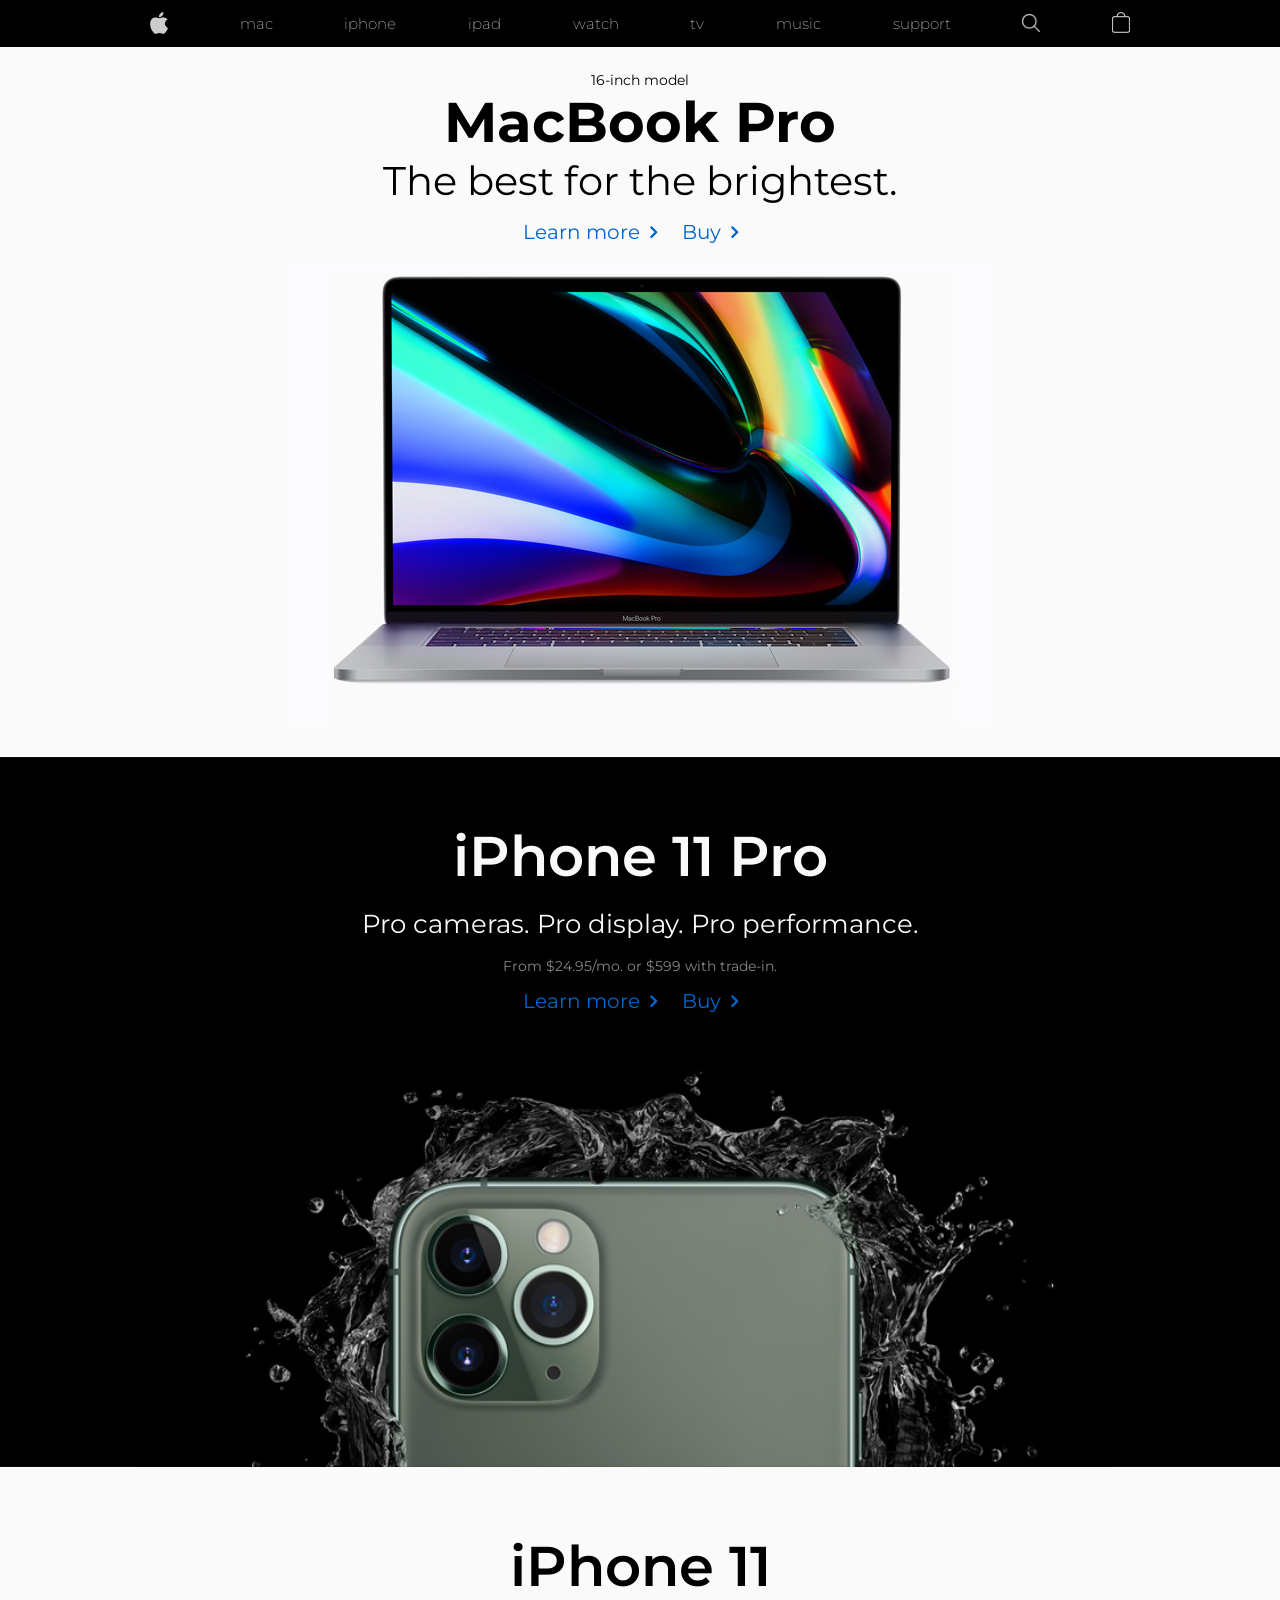
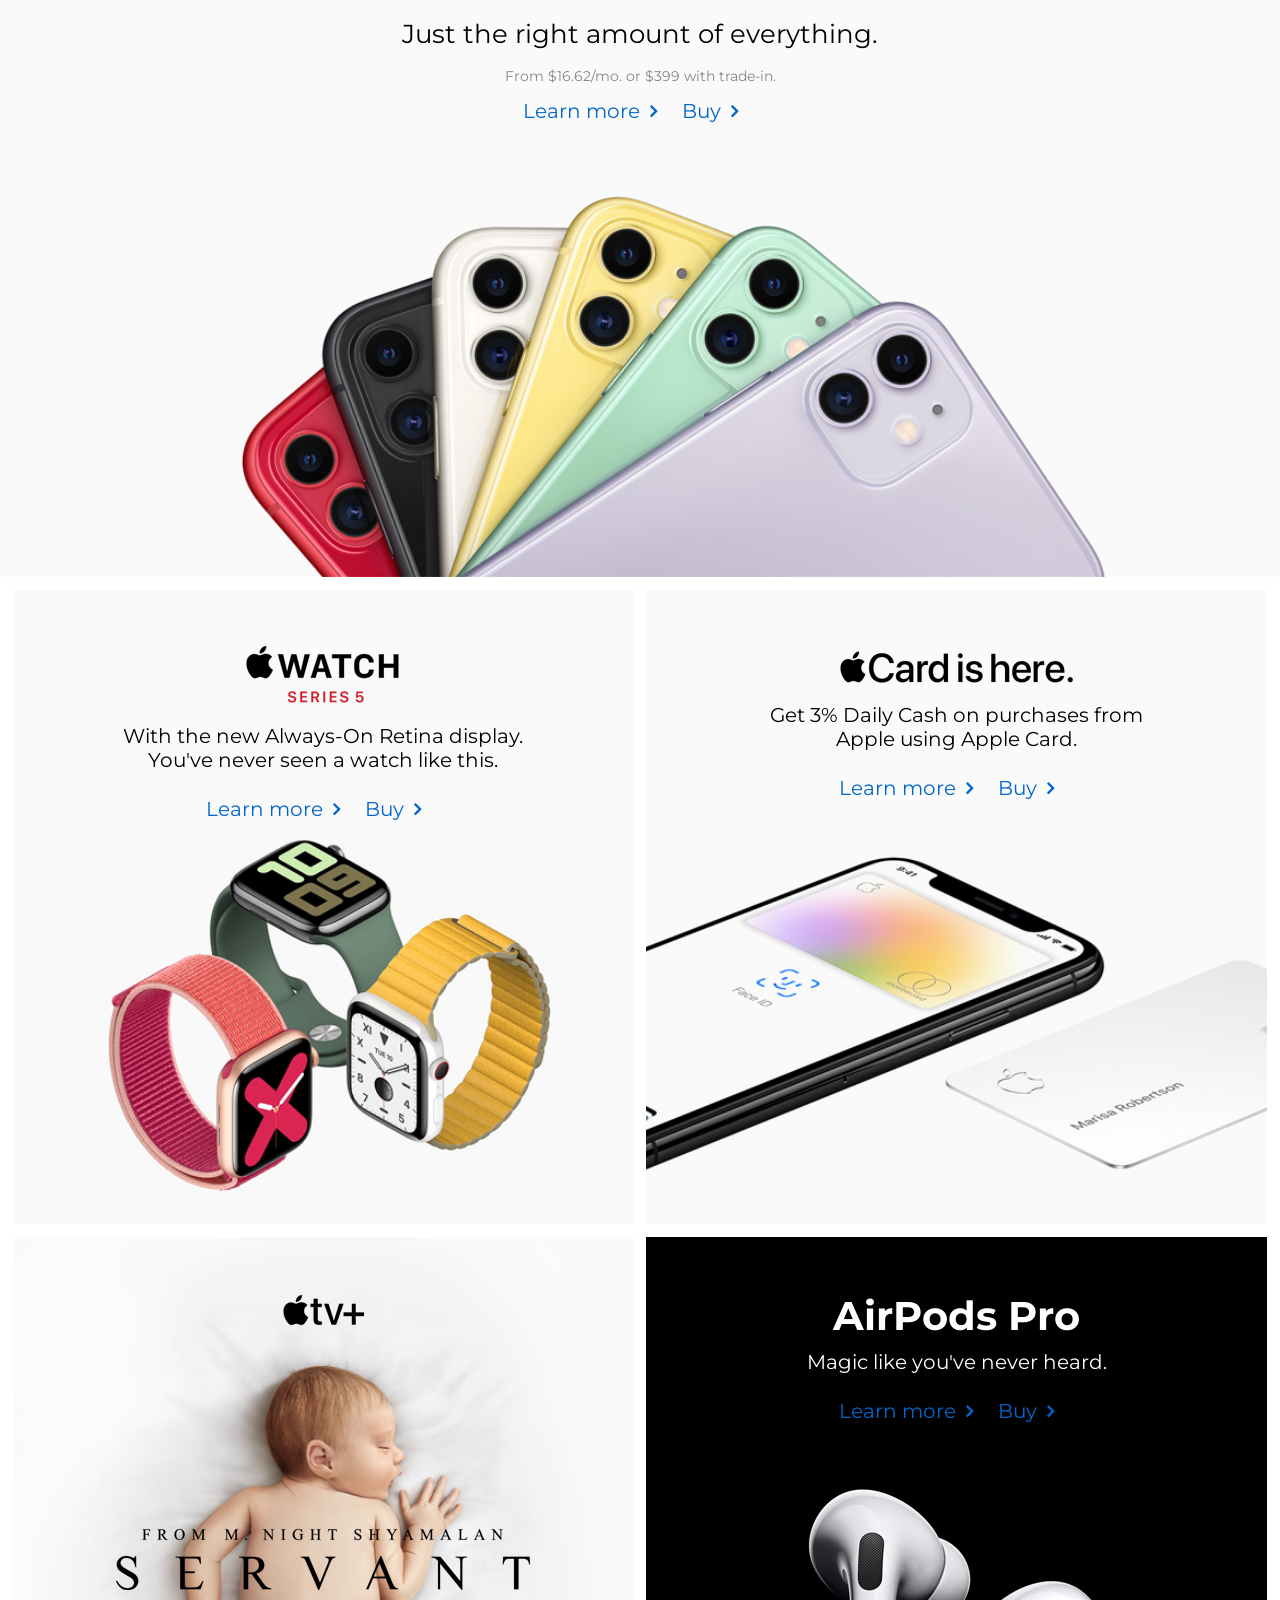
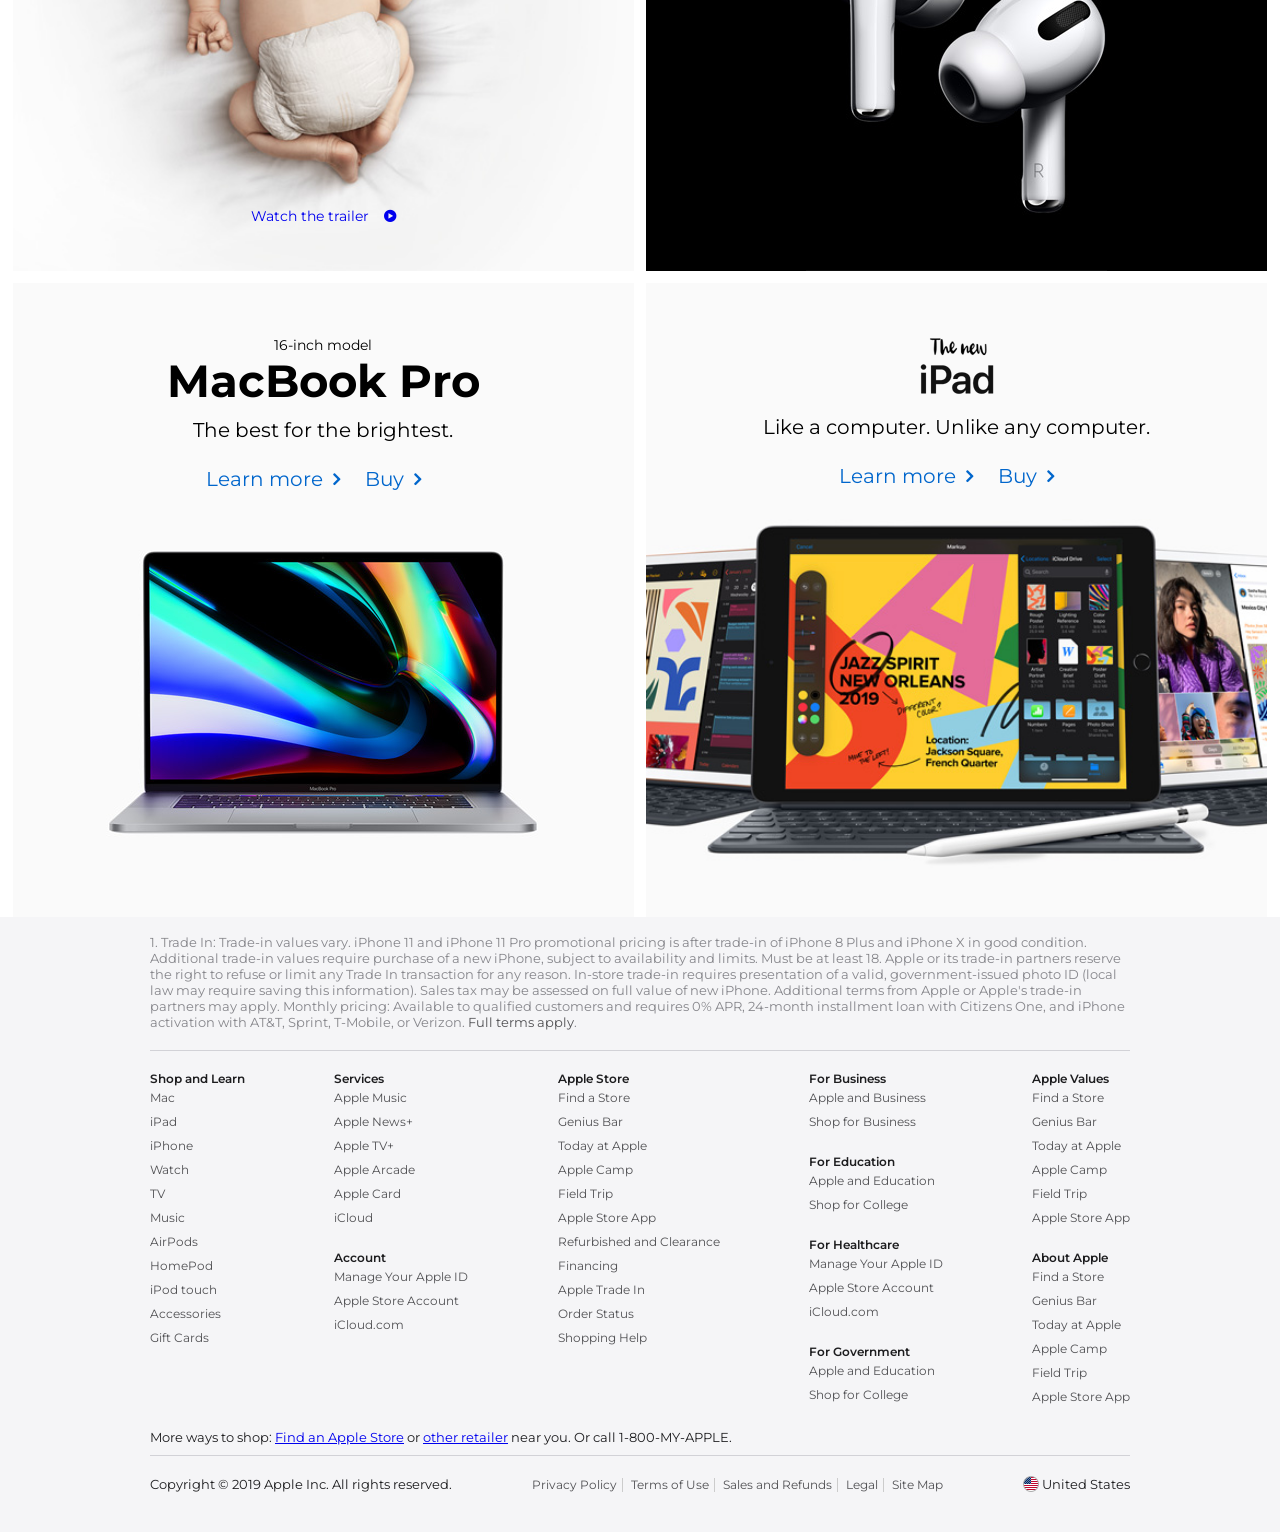
<file: apple website/index.html>
<!DOCTYPE html>
<html>
    <head>
        <title>Apple Website</title>
        <link rel="stylesheet" type="text/css" href="style.css">
        <link rel="stylesheet" href="https://maxcdn.bootstrapcdn.com/font-awesome/4.6.2/css/font-awesome.min.css">
        <link rel="stylesheet" href="https://fonts.googleapis.com/css?family=Montserrat:200,200i,300,300i,400,600,600i,700,700i,800,800i,900,900i&display=swap" rel="stylesheet">
    </head>

    <body>

        <div class="outer-wrapper">
            <header class="header-wrapper"> 
                <div class="internal-wrapper">
                    <div class="header-links-wrapper">
                         <ul>
                            <li class="logo-link"><a href="/"><img src="images/icons/logo.png"></a></li>
                            <li><a href="#">mac</a></li>
                            <li><a href="#">iphone</a></li>
                            <li><a href="#">ipad</a></li>
                            <li><a href="#">watch</a></li>
                            <li><a href="#">tv</a></li>
                            <li><a href="#">music</a></li>
                            <li><a href="#">support</a></li>
                            <li class="search-link"><a href="/search/"><img src="images/icons/search-icon.png"></a></li>
                            <li class="cart-link"><a href="/cart/"><img src="images/icons/cart.png"></a></li>
                         </ul>
                    </div>
                </div>
            </header> 
        
        <section class="main-highlight-wrapper">
    <div class="internal-wrapper">
        <div class="model">
            16-inch model
        </div>

        <div class="product-title">
            MacBook Pro
        </div>

        <div class="brief-description">
            The best for the brightest.
        </div>

        <div class="links-wrapper">
            <ul>
                <li><a href="">Learn more</a></li>
                <li><a href="">Buy</a></li>
            </ul>
        </div>

        <div class="main-image-wrapper">
            <img src="images/home/mac-laptop.jpg"/>
        </div>
    </div>
        </section>

        <section class="second-hightlight-wrapper">
    <div class="internal-wrapper">
        <div class="title-wrapper">
            iPhone 11 Pro
        </div>

        <div class="description-wrapper">
            Pro cameras. Pro display. Pro performance.
        </div>

        <div class="price-wrapper">
            From $24.95/mo. or $599 with trade-in.
        </div>

        <div class="links-wrapper">
            <ul>
                <li><a href="">Learn more</a></li>
                <li><a href="">Buy</a></li>
            </ul>
        </div>
    </div>
        </section>
    
        <section class="third-highlight-wrapper">
    <div class="internal-wrapper">
        <div class="title-wrapper">
            iPhone 11
        </div>

        <div class="description-wrapper">
            Just the right amount of everything.
        </div>

        <div class="price-wrapper">
            From $16.62/mo. or $399 with trade-in.
        </div>

        <div class="links-wrapper">
            <ul>
                <li><a href="">Learn more</a></li>
                <li><a href="">Buy</a></li>
            </ul>
        </div>
    </div>
        </section>

        <section class="fourth-highlight-wrapper">
    <div class="left-side-wrapper">
        <div class="top-logo-wrapper">
            <div class="logo-wrapper">
                <img src="images/icons/watch-series5-logo.png">
            </div>
        </div>

        <div class="description-wraper">
            With the new Always-On Retina display.<br>
            You've never seen a watch like this.
        </div>

        <div class="links-wrapper">
            <ul>
                <li><a href="">Learn more</a></li>
                <li><a href="">Buy</a></li>
            </ul>
        </div>
    </div>

    <div class="right-side-wrapper">
        <div class="top-logo-wrapper">
            <div class="logo-wrapper">
                <img src="images/icons/apple-card-logo.png">
            </div>
        </div>

        <div class="description-wraper">
            Get 3% Daily Cash on purchases from Apple using Apple Card.
        </div>

        <div class="links-wrapper">
            <ul>
                <li><a href="">Learn more</a></li>
                <li><a href="">Buy</a></li>
            </ul>
        </div>
    </div>
        </section>

        <section class="fifth-highlight-wrapper">
            <div class="left-side-wrapper">
                <div class="top-logo-wrapper">
                    <div class="logo-wrapper">
                        <img src="images/icons/apple-tv-logo.png">
                    </div>
                </div>

                <div class="tvshow-logo-wrapper">
                    <img src="images/icons/servant-logo.png">
                </div>

                <div class="watch-more-wrapper">
                   <a href="#">Watch the trailer</a>
                </div>
            </div>

            <div class="right-side-wrapper">
                <div class="top-logo-wrapper">
                    <div class="logo-wrapper">
                        AirPods Pro
                    </div>
                </div>

                <div class="description-wraper">
                    Magic like you've never heard.
                </div>

                <div class="links-wrapper">
                    <ul>
                        <li><a href="">Learn more</a></li>
                        <li><a href="">Buy</a></li>
                    </ul>
                </div>
            </div>
        </section>

        <section class="sixth-highlight-wrapper">
            <div class="left-side-wrapper">
                <div class="model">
                    16-inch model
                </div>

                <div class="product-title-small">
                    MacBook Pro
                </div>

                <div class="description-wraper">
                    The best for the brightest.
                </div>

                <div class="links-wrapper">
                    <ul>
                        <li><a href="">Learn more</a></li>
                        <li><a href="">Buy</a></li>
                    </ul>
                </div>
            </div>

            <div class="right-side-wrapper">
                <div class="top-logo-wrapper">
                    <div class="logo-wrapper">
                        <img src="images/icons/new-ipad-logo.png">
                    </div>
                </div>

                <div class="description-wraper">
                    Like a computer. Unlike any computer.
                </div>

                <div class="links-wrapper">
                    <ul>
                        <li><a href="">Learn more</a></li>
                        <li><a href="">Buy</a></li>
                    </ul>
                </div>
            </div>
        </section>


        <footer class="footer-wrapper">
    <div class="internal-wrapper">
        <div class="upper-text-container">
            1. Trade In: Trade-in values vary. iPhone 11 and iPhone 11 Pro promotional pricing is
            after trade-in of iPhone 8 Plus and iPhone X in good condition. Additional trade-in
            values require purchase of a new iPhone, subject to availability and limits. Must be at
            least 18. Apple or its trade-in partners reserve the right to refuse or limit any Trade
            In transaction for any reason. In-store trade-in requires presentation of a valid,
            government-issued photo ID (local law may require saving this information). Sales tax
            may be assessed on full value of new iPhone. Additional terms from Apple or Apple's
            trade-in partners may apply. Monthly pricing: Available to qualified customers and
            requires 0% APR, 24-month installment loan with Citizens One, and iPhone activation with
            AT&T, Sprint, T-Mobile, or Verizon. <a href="#">Full terms apply</a>.
        </div>
        
        <div class="footer-links-wrapper">
            <div class="links-wrapper-1">
                <h3>Shop and Learn</h3>
                <ul>
                    <li><a href="#">Mac</a></li>
                    <li><a href="#">iPad</a></li>
                    <li><a href="#">iPhone</a></li>
                    <li><a href="#">Watch</a></li>
                    <li><a href="#">TV</a></li>
                    <li><a href="#">Music</a></li>
                    <li><a href="#">AirPods</a></li>
                    <li><a href="#">HomePod</a></li>
                    <li><a href="#">iPod touch</a></li>
                    <li><a href="#">Accessories</a></li>
                    <li><a href="#">Gift Cards</a></li>
                </ul>
            </div>
            
            <div class="links-wrapper-2">
                <h3>Services</h3>
                <ul>
                    <li><a href="#">Apple Music</a></li>
                    <li><a href="#">Apple News+</a></li>
                    <li><a href="#">Apple TV+</a></li>
                    <li><a href="#">Apple Arcade</a></li>
                    <li><a href="#">Apple Card</a></li>
                    <li><a href="#">iCloud</a></li>
                </ul>
                <h3>Account</h3>
                <ul>
                    <li><a href="#">Manage Your Apple ID</a></li>
                    <li><a href="#">Apple Store Account</a></li>
                    <li><a href="#">iCloud.com</a></li>
                </ul>
            </div>
            
            <div class="links-wrapper-3">
                <h3>Apple Store</h3>
                <ul>
                    <li><a href="#">Find a Store</a></li>
                    <li><a href="#">Genius Bar</a></li>
                    <li><a href="#">Today at Apple</a></li>
                    <li><a href="#">Apple Camp</a></li>
                    <li><a href="#">Field Trip</a></li>
                    <li><a href="#">Apple Store App</a></li>
                    <li><a href="#">Refurbished and Clearance</a></li>
                    <li><a href="#">Financing</a></li>
                    <li><a href="#">Apple Trade In</a></li>
                    <li><a href="#">Order Status</a></li>
                    <li><a href="#">Shopping Help</a></li>
                </ul>
            </div>

            <div class="links-wrapper-4">
                <h3>For Business</h3>
                <ul>
                    <li><a href="#">Apple and Business</a></li>
                    <li><a href="#">Shop for Business</a></li>
                </ul>
                <h3>For Education</h3>
                <ul>
                    <li><a href="#">Apple and Education</a></li>
                    <li><a href="#">Shop for College</a></li>
                    </ul>
                <h3>For Healthcare</h3>
                <ul>
                    <li><a href="#">Manage Your Apple ID</a></li>
                    <li><a href="#">Apple Store Account</a></li>
                    <li><a href="#">iCloud.com</a></li>
                </ul>
                <h3>For Government</h3>
                <ul>
                    <li><a href="#">Apple and Education</a></li>
                    <li><a href="#">Shop for College</a></li>
                </ul>
            </div>

            <div class="links-wrapper-5">
                <h3>Apple Values</h3>
                <ul>
                    <li><a href="#">Find a Store</a></li>
                    <li><a href="#">Genius Bar</a></li>
                    <li><a href="#">Today at Apple</a></li>
                    <li><a href="#">Apple Camp</a></li>
                    <li><a href="#">Field Trip</a></li>
                    <li><a href="#">Apple Store App</a></li>
                </ul>
                <h3>About Apple</h3>
                <ul>
                    <li><a href="#">Find a Store</a></li>
                    <li><a href="#">Genius Bar</a></li>
                    <li><a href="#">Today at Apple</a></li>
                    <li><a href="#">Apple Camp</a></li>
                    <li><a href="#">Field Trip</a></li>
                    <li><a href="#">Apple Store App</a></li>
                </ul>
            </div>
        </div>
        
        <div class="my-apple-wrapper">
            More ways to shop: <a href="#">Find an Apple Store</a> or <a href="#">other retailer</a> near you. Or call 1-800-MY-APPLE.
        </div>
        
        <div class="copyright-wrapper">
            <div class="copyright">
                Copyright © 2019 Apple Inc. All rights reserved.
            </div>
            <div class="footer-links-terms">
                <ul>
                    <li><a href="#">Privacy Policy</a></li>
                    <li><a href="#">Terms of Use</a></li>
                    <li><a href="#">Sales and Refunds</a></li>
                    <li><a href="#">Legal</a></li>
                    <li><a href="#">Site Map</a></li>
                </ul>
            </div>
            <div class="footer-country">
                <div class="flag-wrapper"><img src="images/icons/16.png"></div>
                <div class="footer-country-name">United States</div>
            </div>
        </div>
    </div>
        </footer>

    </div>         
                
             
                
    </body>
</html>
</file>
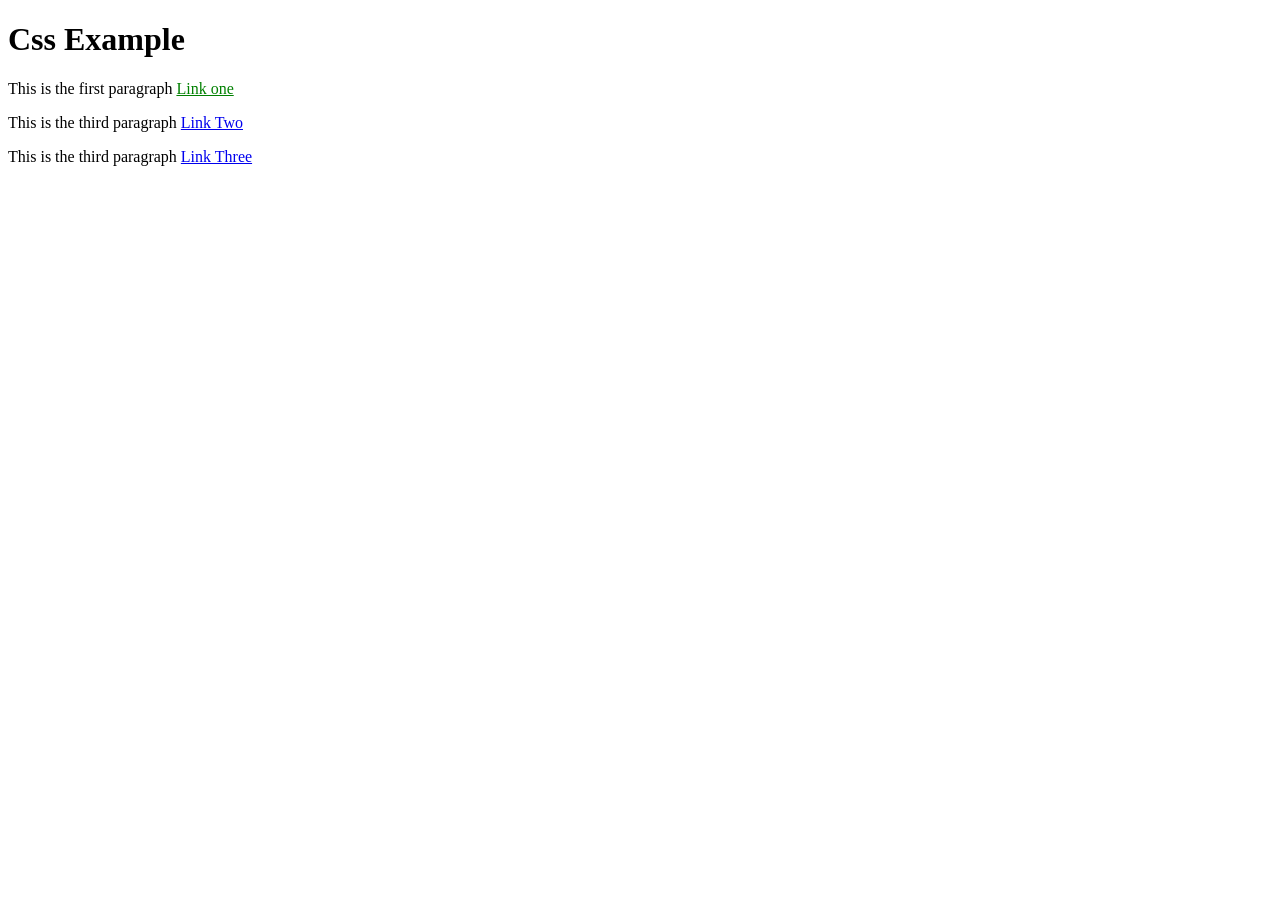
<file: chapter 3/quiz 1.html>
<!DOCTYPE html>
<html>
<head>
    <title>CSS Dynamic Pseudo-Class Quiz</title>

    <style>
        .linkone:link,
        .linkone:visited {
            color: green;
        }

        .linkone:hover,
        .linkone:active {
            color: brown;
            font-size: 40px;
        }
    </style>
</head>

<body>

    <h1>Css Example</h1>

    <p>
        This is the first paragraph
        <a href="https://www.google.com" class="linkone">Link one</a>
    </p>

    <p>
        This is the third paragraph
        <a href="https://www.youtube.com">Link Two</a>
    </p>

    <p>
        This is the third paragraph
        <a href="https://www.facebook.com">Link Three</a>
    </p>

</body>
</html>
</file>
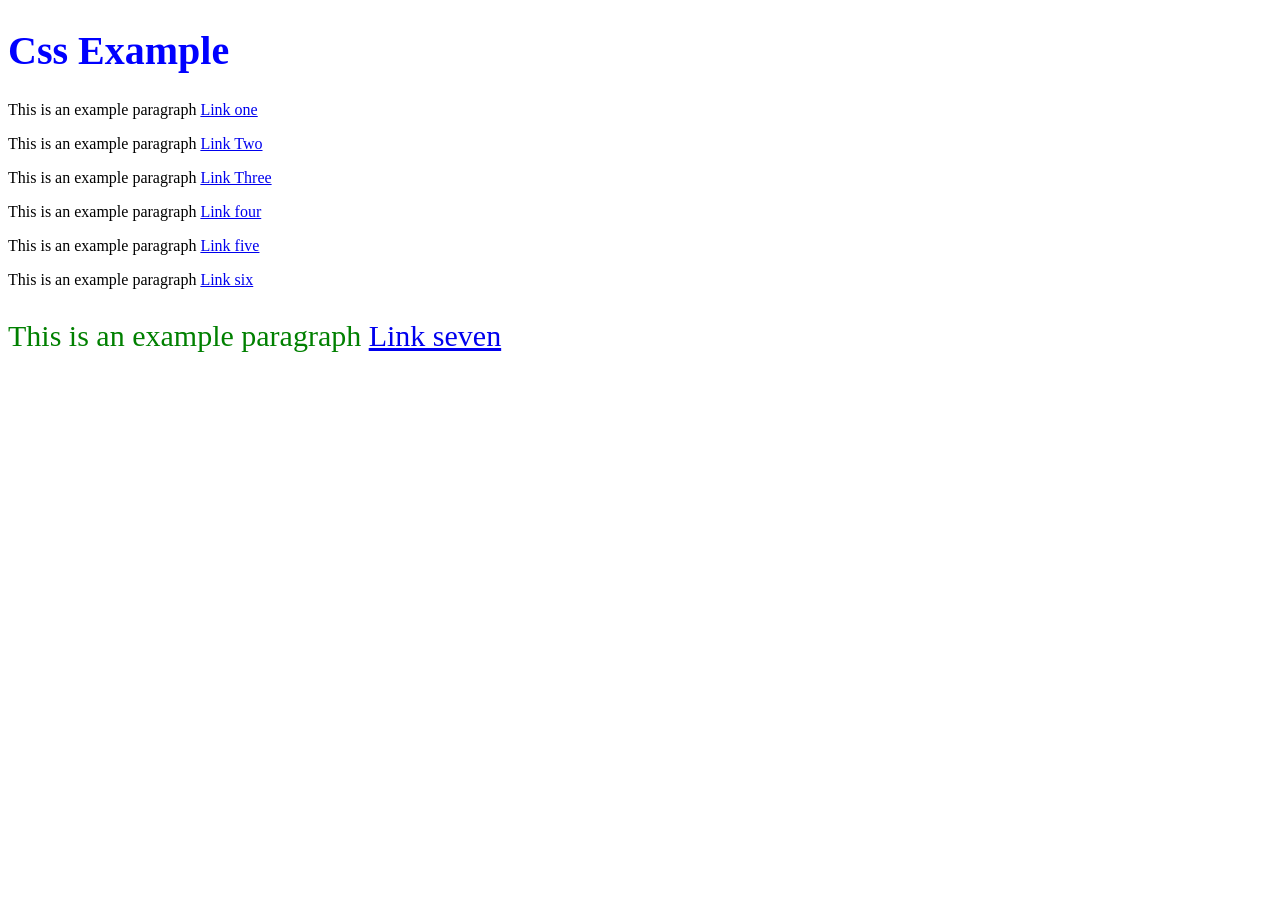
<file: chapter 3/quiz 2.html>
<!DOCTYPE html>
<html>
<head>
    <title>Structural Pseudo-Class Selectors Quiz</title>

    <style>
        h1:first-child {
            color: blue;
            font-size: 40px;
        }
        p:last-child {
            color: green;
            font-size: 30px;
        }
    </style>
</head>

<body>

    <h1>Css Example</h1>

    <p>This is an example paragraph <a href="#">Link one</a></p>
    <p>This is an example paragraph <a href="#">Link Two</a></p>
    <p>This is an example paragraph <a href="#">Link Three</a></p>
    <p>This is an example paragraph <a href="#">Link four</a></p>
    <p>This is an example paragraph <a href="#">Link five</a></p>
    <p>This is an example paragraph <a href="#">Link six</a></p>
    <p>This is an example paragraph <a href="#">Link seven</a></p>

</body>
</html>
</file>
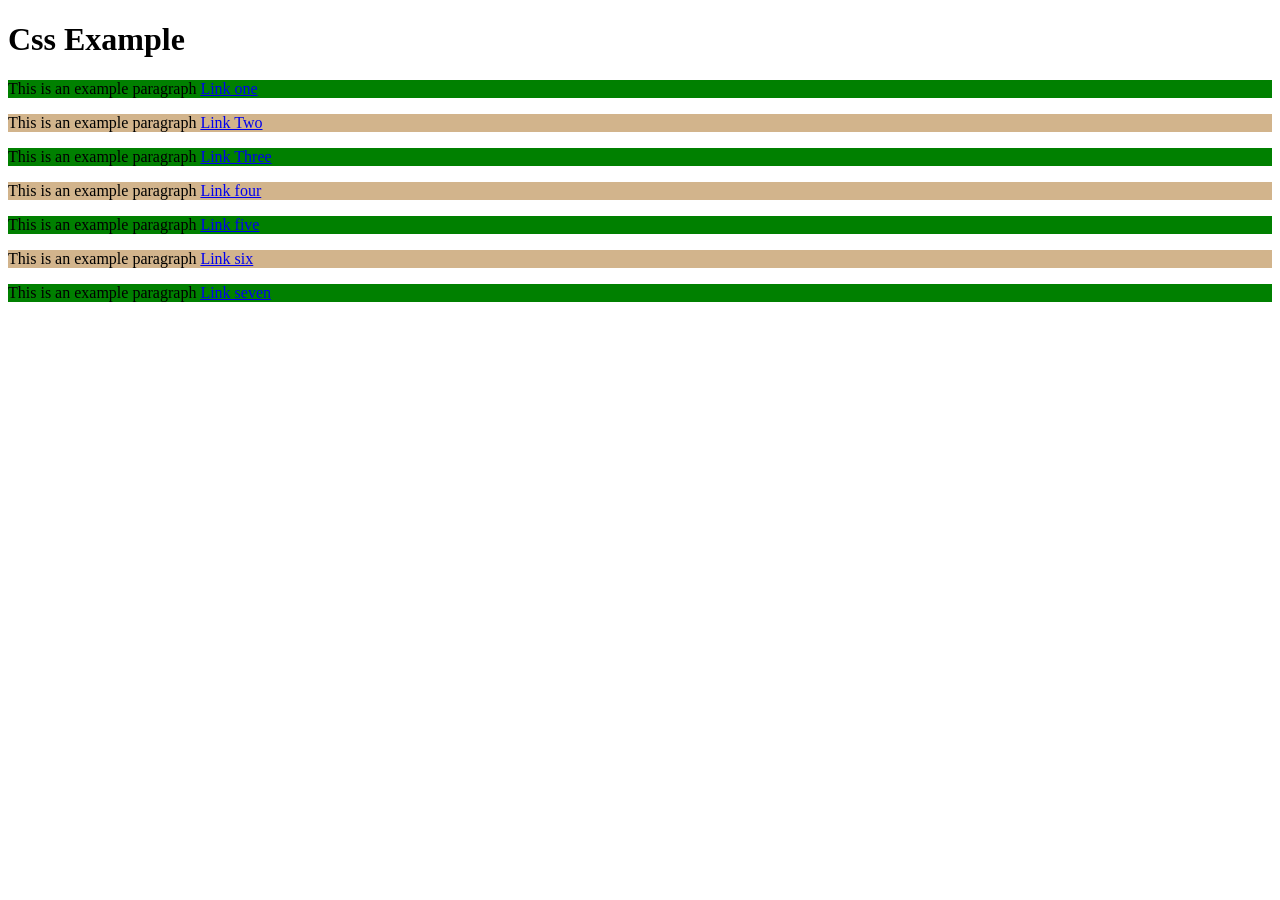
<file: chapter 3/quiz 3.html>
<!DOCTYPE html>
<html>
<head>
    <title>nth-child Quiz</title>

    <style>
        p:nth-child(odd) {
            background-color: tan;
        }

        p:nth-child(even) {
            background-color: green;
        }
    </style>
</head>

<body>

    <h1>Css Example</h1>

    <p>This is an example paragraph <a href="#">Link one</a></p>
    <p>This is an example paragraph <a href="#">Link Two</a></p>
    <p>This is an example paragraph <a href="#">Link Three</a></p>
    <p>This is an example paragraph <a href="#">Link four</a></p>
    <p>This is an example paragraph <a href="#">Link five</a></p>
    <p>This is an example paragraph <a href="#">Link six</a></p>
    <p>This is an example paragraph <a href="#">Link seven</a></p>

</body>
</html>
</file>
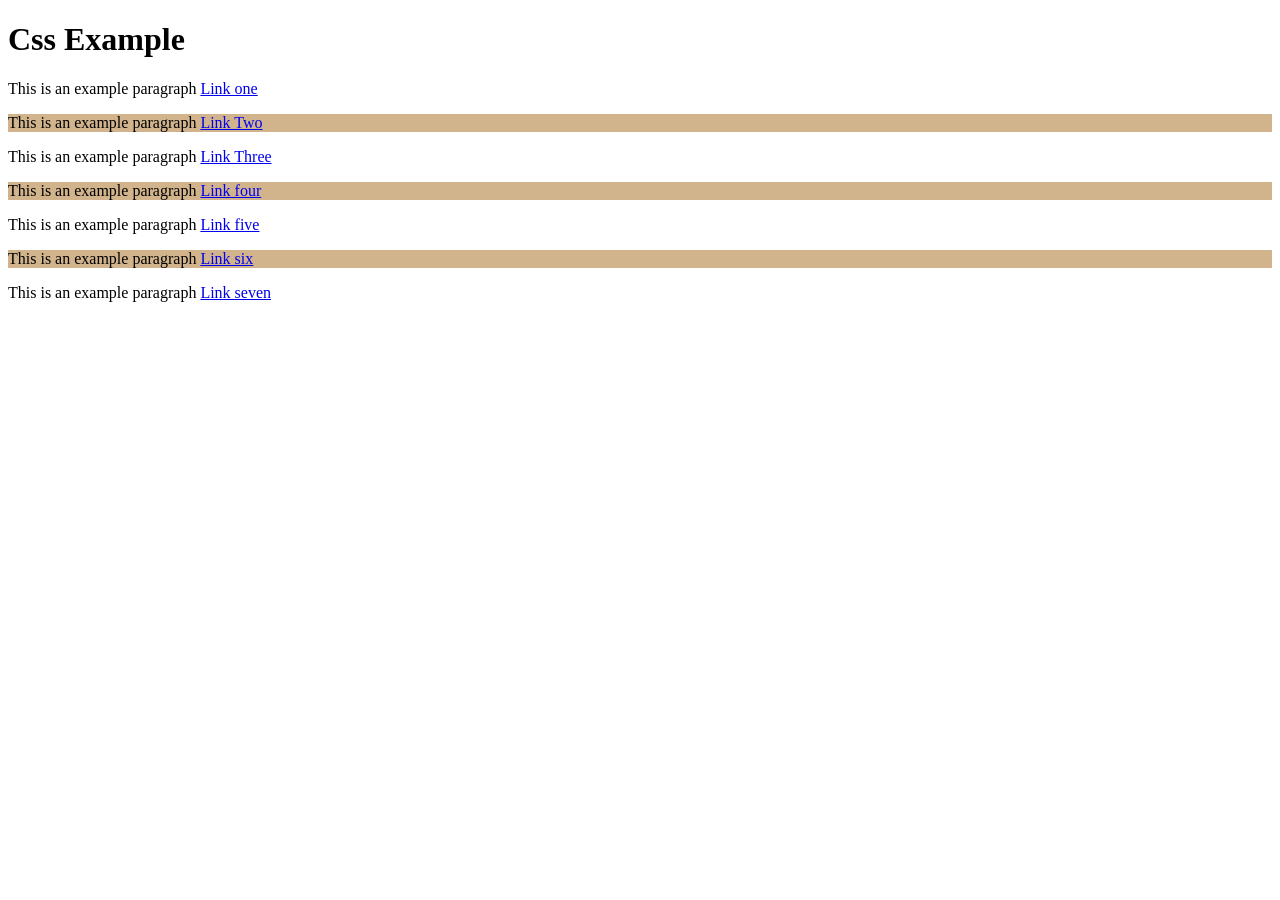
<file: chapter 3/quiz 4.html>
<!DOCTYPE html>
<html>
<head>
    <title>nth-child 2n Quiz</title>

    <style>
        div p:nth-child(2n) {
            background-color: tan;
        }
    </style>
</head>

<body>

    <h1>Css Example</h1>

    <div>
        <p>This is an example paragraph <a href="#">Link one</a></p>
        <p>This is an example paragraph <a href="#">Link Two</a></p>
        <p>This is an example paragraph <a href="#">Link Three</a></p>
        <p>This is an example paragraph <a href="#">Link four</a></p>
        <p>This is an example paragraph <a href="#">Link five</a></p>
        <p>This is an example paragraph <a href="#">Link six</a></p>
        <p>This is an example paragraph <a href="#">Link seven</a></p>
    </div>

</body>
</html>
</file>
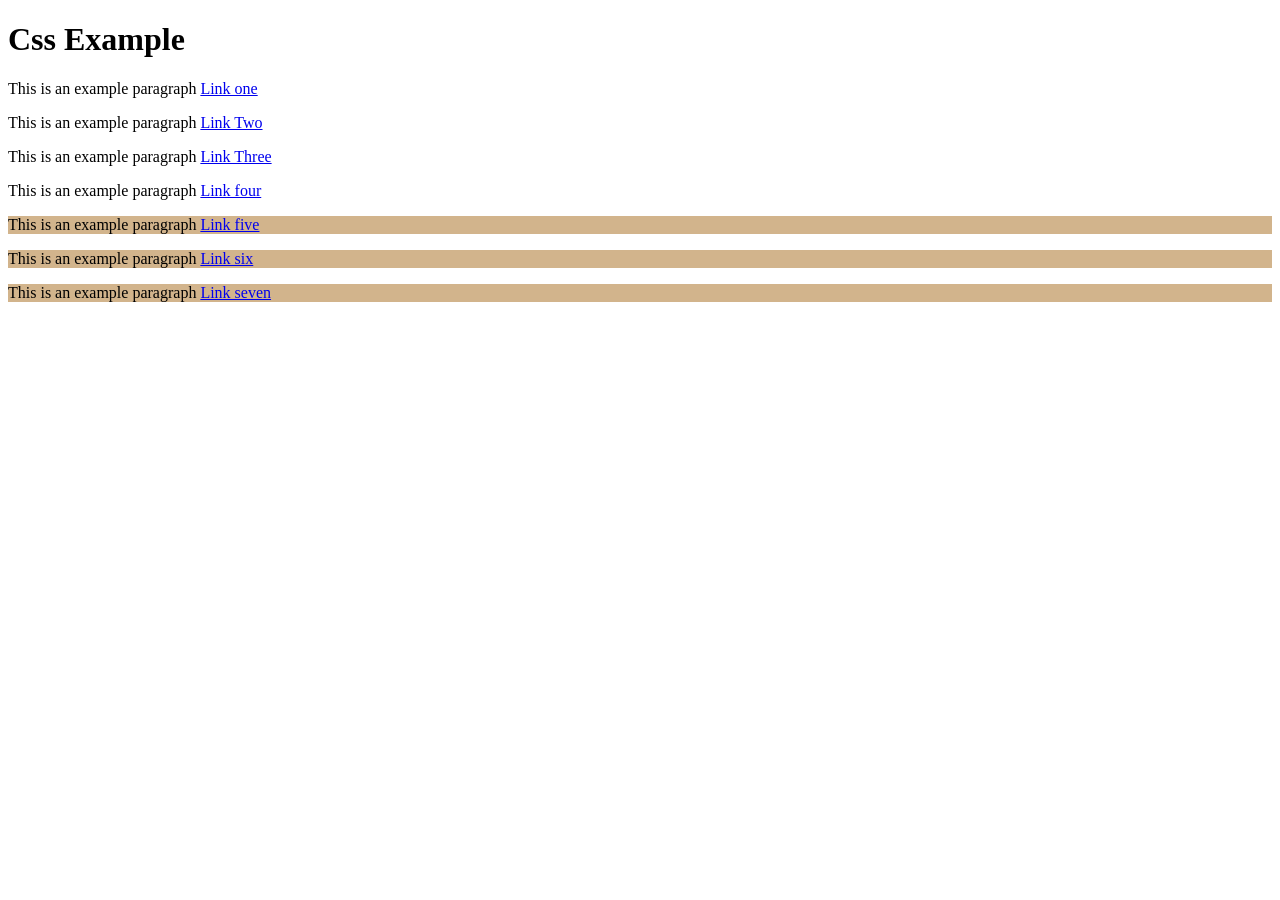
<file: chapter 3/quiz 5.html>
<!DOCTYPE html>
<html>
<head>
    <title>nth-last-child Quiz</title>

    <style>
        div p:nth-last-child(-1n+3) {
            background-color: tan;
        }
    </style>
</head>

<body>

    <h1>Css Example</h1>

    <div>
        <p>This is an example paragraph <a href="#">Link one</a></p>
        <p>This is an example paragraph <a href="#">Link Two</a></p>
        <p>This is an example paragraph <a href="#">Link Three</a></p>
        <p>This is an example paragraph <a href="#">Link four</a></p>
        <p>This is an example paragraph <a href="#">Link five</a></p>
        <p>This is an example paragraph <a href="#">Link six</a></p>
        <p>This is an example paragraph <a href="#">Link seven</a></p>
    </div>

</body>
</html>
</file>
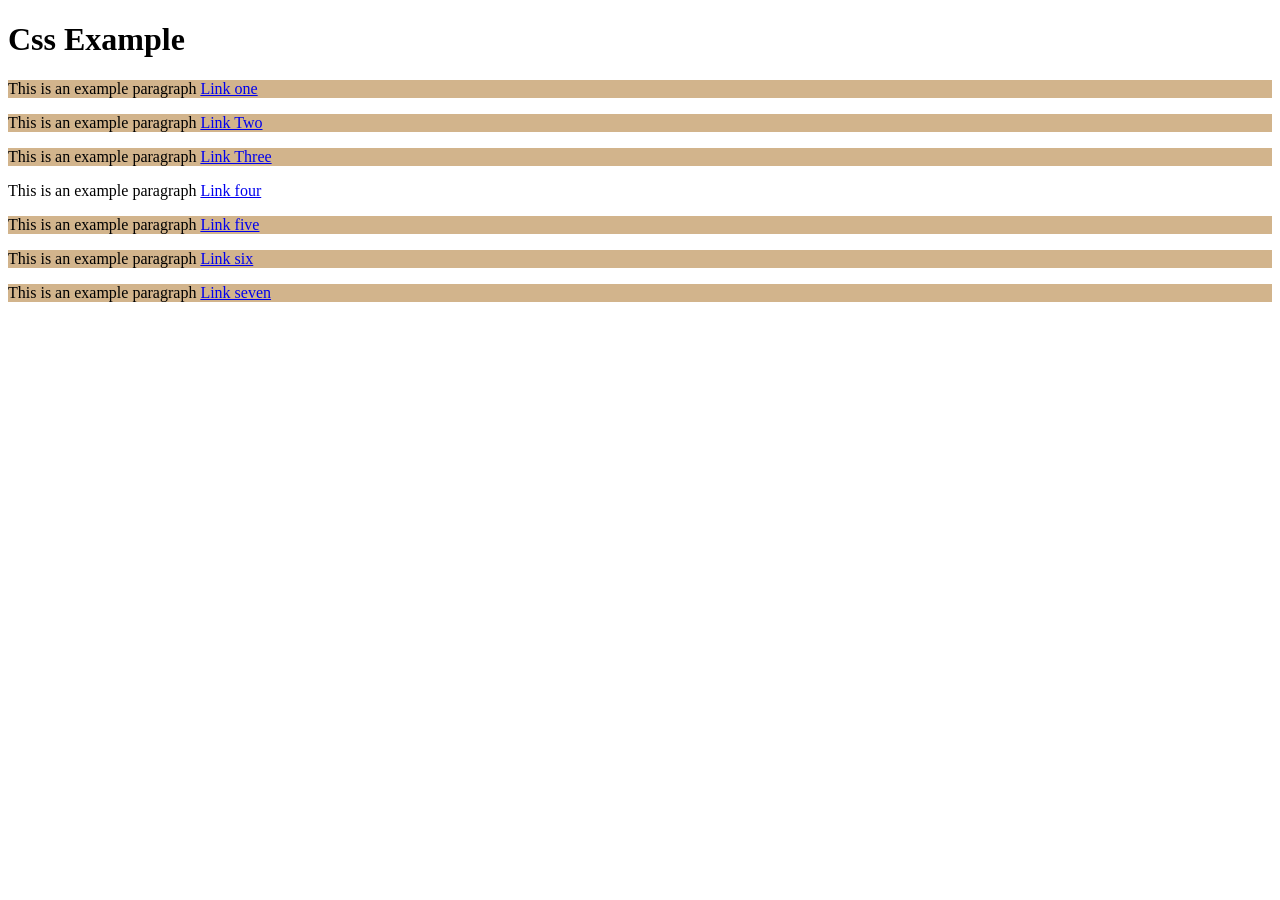
<file: chapter 3/quiz 6.html>
<!DOCTYPE html>
<html>
<head>
    <title>nth-child and nth-last-child Quiz</title>

    <style>
        div p:nth-child(-1n+3),
        div p:nth-last-child(-1n+3) {
            background-color: tan;
        }
    </style>
</head>

<body>

    <h1>Css Example</h1>

    <div>
        <p>This is an example paragraph <a href="#">Link one</a></p>
        <p>This is an example paragraph <a href="#">Link Two</a></p>
        <p>This is an example paragraph <a href="#">Link Three</a></p>
        <p>This is an example paragraph <a href="#">Link four</a></p>
        <p>This is an example paragraph <a href="#">Link five</a></p>
        <p>This is an example paragraph <a href="#">Link six</a></p>
        <p>This is an example paragraph <a href="#">Link seven</a></p>
    </div>

</body>
</html>
</file>
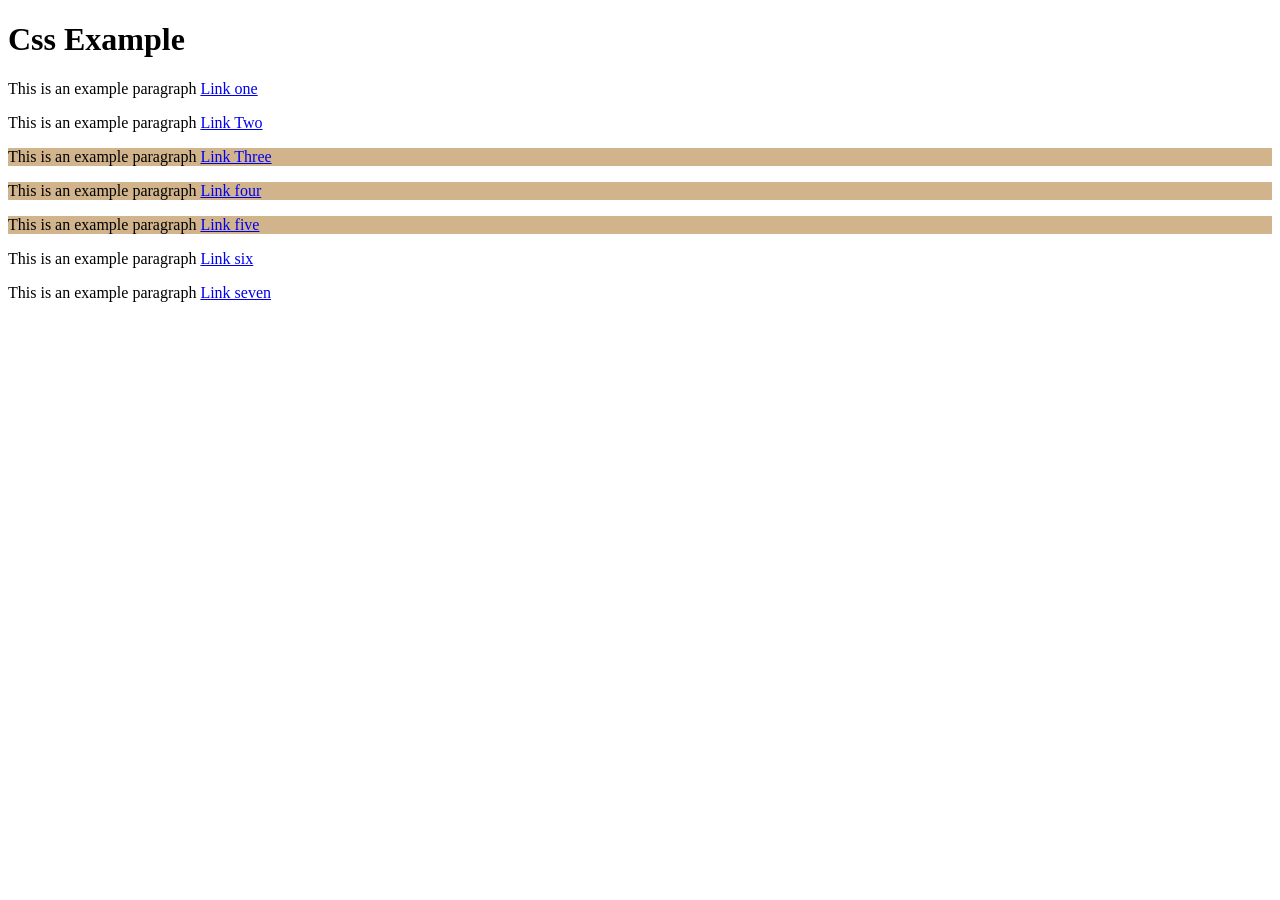
<file: chapter 3/quiz 7.html>
<!DOCTYPE html>
<html>
<head>
    <title>nth-child and nth-last-child Quiz</title>

    <style>
        div p:nth-child(1n+3):nth-last-child(1n+3) {
            background-color: tan;
        }
    </style>
</head>

<body>

    <h1>Css Example</h1>

    <div>
        <p>This is an example paragraph <a href="#">Link one</a></p>
        <p>This is an example paragraph <a href="#">Link Two</a></p>
        <p>This is an example paragraph <a href="#">Link Three</a></p>
        <p>This is an example paragraph <a href="#">Link four</a></p>
        <p>This is an example paragraph <a href="#">Link five</a></p>
        <p>This is an example paragraph <a href="#">Link six</a></p>
        <p>This is an example paragraph <a href="#">Link seven</a></p>
    </div>

</body>
</html>
</file>
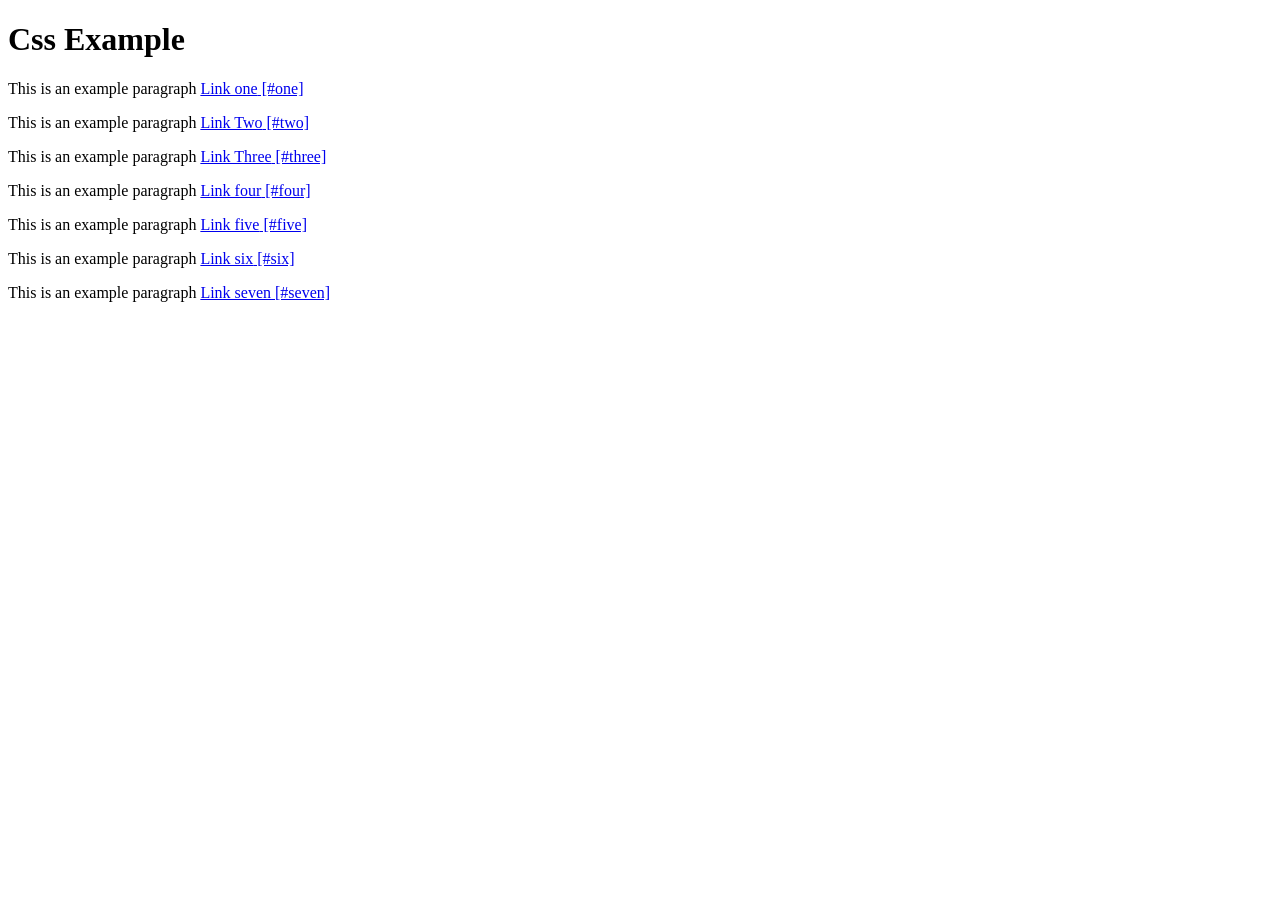
<file: chapter 3/quiz 8.html>
<!DOCTYPE html>
<html>
<head>
    <title>After Content Attr Quiz</title>

    <style>
        a:after {
            content: " [" attr(href) "]";
        }
    </style>
</head>

<body>

    <h1>Css Example</h1>

    <div>
        <p>This is an example paragraph <a href="#one">Link one</a></p>
        <p>This is an example paragraph <a href="#two">Link Two</a></p>
        <p>This is an example paragraph <a href="#three">Link Three</a></p>
        <p>This is an example paragraph <a href="#four">Link four</a></p>
        <p>This is an example paragraph <a href="#five">Link five</a></p>
        <p>This is an example paragraph <a href="#six">Link six</a></p>
        <p>This is an example paragraph <a href="#seven">Link seven</a></p>
    </div>

</body>
</html>
</file>
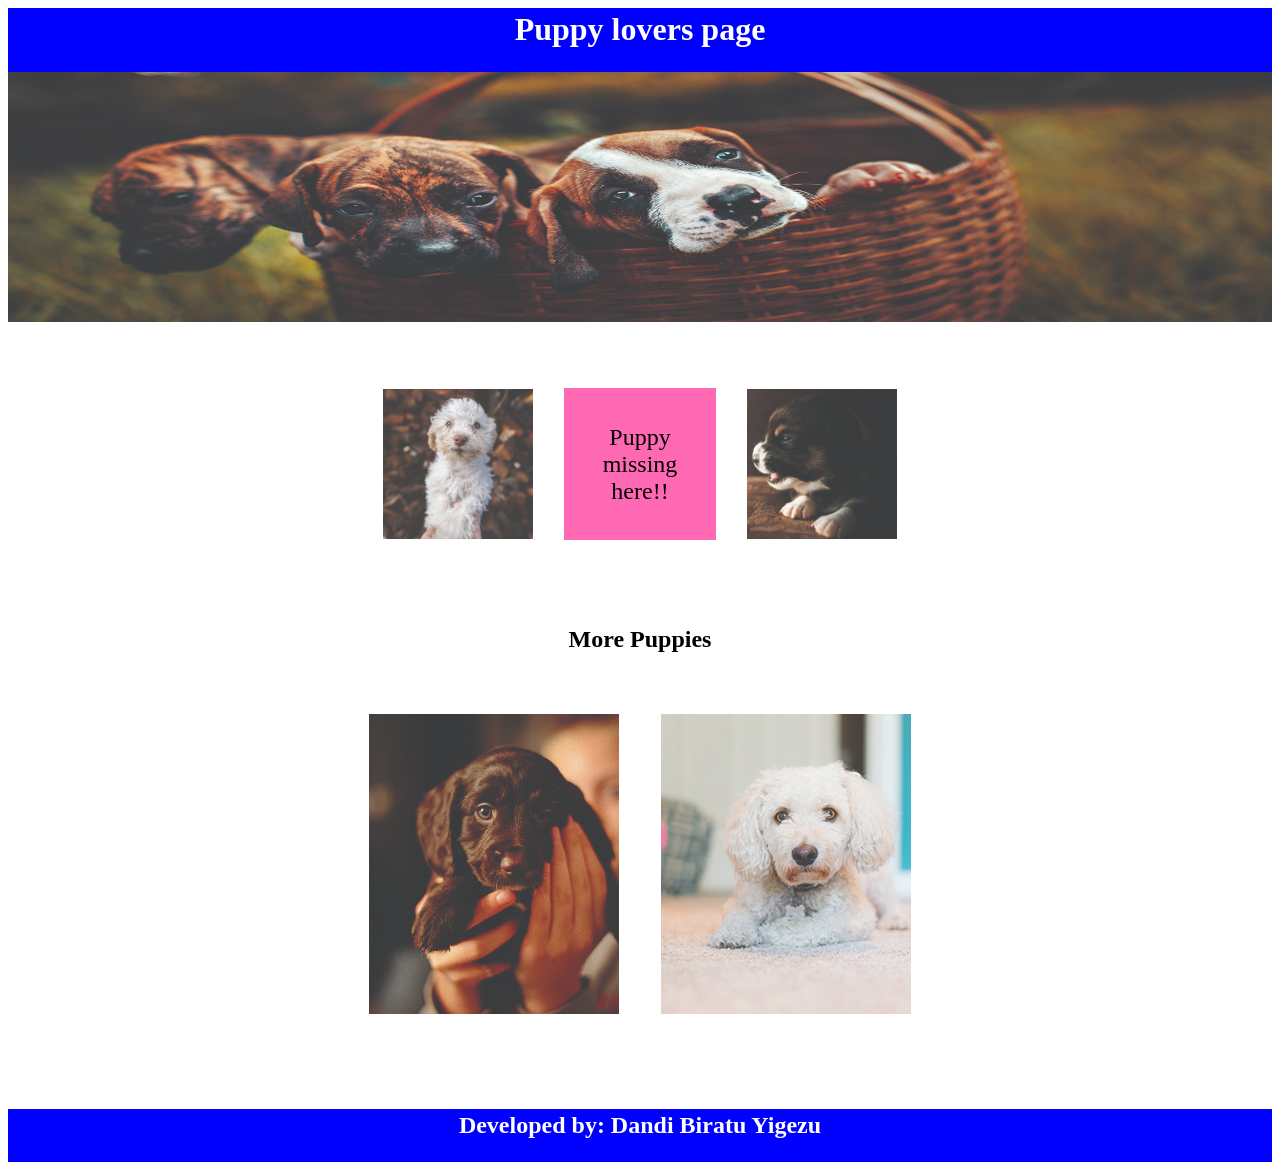
<file: Puupy lovers/assignment one.html>
<html>
<head>
    <title>Puppy Lovers Page</title>
</head>

<body bgcolor="white">

    <table width="100%" bgcolor="blue">
        <tr>
            <td align="center">
                <h1><font color="white">Puppy lovers page</font></h1>
            </td>
        </tr>
    </table>

    <img src="banner-puppies.jpg" width="100%" height="250" alt="puppy banner">

    <br><br><br>

    <table align="center" cellspacing="30">
    <tr>
        <td>
            <img src="puppy-1.jpg" width="150" height="150">
        </td>

        <td bgcolor="hotpink" width="150" height="150" align="center">
            <font size="5">Puppy<br>missing<br>here!!</font>
        </td>

        <td>
            <img src="puppy-2.jpg" width="150" height="150">
        </td>
    </tr>
</table>

    <br><br>
    <h2 align="center">More Puppies</h2>

<table align="center" cellspacing="40">
    <tr>
        <td>
            <img src="puppy-3.jpg" width="250" height="300">
        </td>

        <td>
            <img src="puppy-4.jpg" width="250" height="300">
        </td>
    </tr>
</table>

    <br><br><br>

    <table width="100%" bgcolor="blue">
        <tr>
            <td align="center">
                <h2><font color="white">Developed by: Dandi Biratu Yigezu </font></h2>
            </td>
        </tr>
    </table>

</body>
</html>
</file>
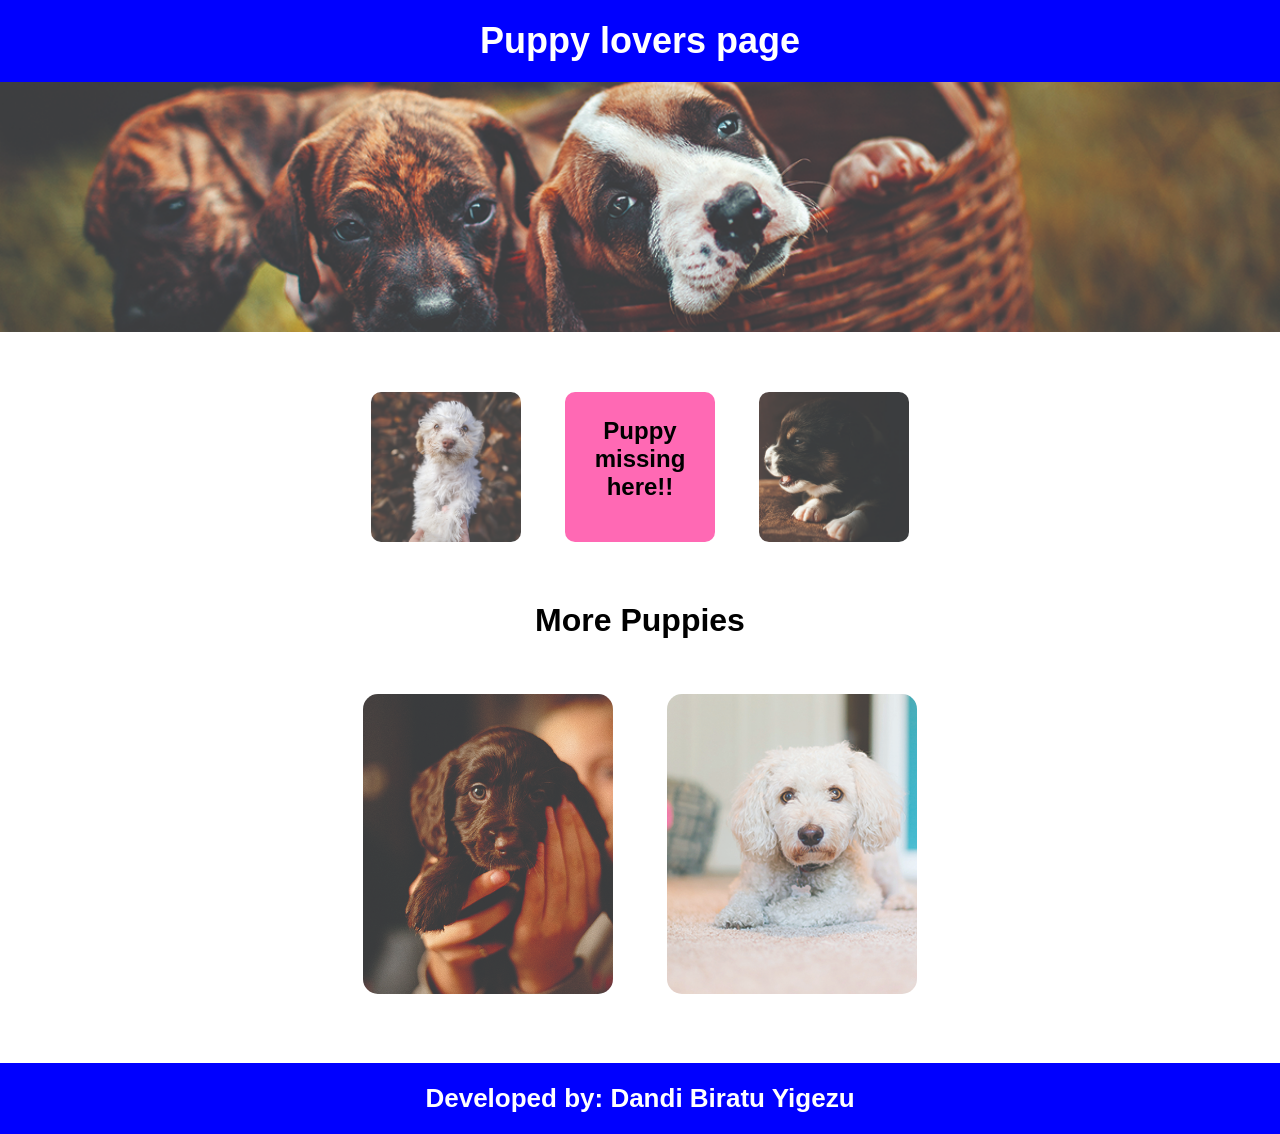
<file: Puupy lovers/css modified.html>
<!DOCTYPE html>
<html>
<head>
    <title>Puppy Lovers Page</title>

    <style>
        body {
            margin: 0;
            padding: 0;
            background-color: white;
            font-family: Arial, Helvetica, sans-serif;
        }

        header {
            background-color: blue;
            color: white;
            text-align: center;
            padding: 20px;
        }

        header h1 {
            margin: 0;
            font-size: 36px;
        }

        .banner {
            width: 100%;
            height: 250px;
            object-fit: cover;
            display: block;
        }

        .puppy-section {
            text-align: center;
            margin: 40px auto;
            max-width: 900px;
        }

        .puppy-box {
            display: inline-block;
            width: 150px;
            height: 150px;
            margin: 20px;
            vertical-align: top;
        }

        .puppy-box img {
            width: 150px;
            height: 150px;
            border-radius: 10px;
        }

        .missing-box {
            background-color: hotpink;
            color: black;
            font-size: 24px;
            font-weight: bold;
            text-align: center;
            padding-top: 25px;
            box-sizing: border-box;
            border-radius: 10px;
        }

        h2 {
            text-align: center;
            font-size: 32px;
            color: black;
        }

        .more-puppies {
            text-align: center;
            margin: 30px auto;
        }

        .more-puppies img {
            width: 250px;
            height: 300px;
            margin: 25px;
            border-radius: 15px;
        }

        footer {
            background-color: blue;
            color: white;
            text-align: center;
            padding: 20px;
            margin-top: 40px;
        }

        footer h2 {
            color: white;
            font-size: 26px;
            margin: 0;
        }
    </style>
</head>

<body>

    <header>
        <h1>Puppy lovers page</h1>
    </header>

    <img class="banner" src="banner-puppies.jpg" alt="puppy banner">

    <section class="puppy-section">
        <div class="puppy-box">
            <img src="puppy-1.jpg" alt="puppy one">
        </div>

        <div class="puppy-box missing-box">
            Puppy<br>missing<br>here!!
        </div>

        <div class="puppy-box">
            <img src="puppy-2.jpg" alt="puppy two">
        </div>
    </section>

    <h2>More Puppies</h2>

    <section class="more-puppies">
        <img src="puppy-3.jpg" alt="puppy three">
        <img src="puppy-4.jpg" alt="puppy four">
    </section>

    <footer>
        <h2>Developed by: Dandi Biratu Yigezu</h2>
    </footer>

</body>
</html>
</file>
<file: apple website/style.css>
*{
    margin: 0;
    padding: 0;
}
img {
    max-width: 100%;
}

body{
    font-size: 20px;
    font-family: 'Montserrat', sans-serif;
}

/*header style*/
.header-wrapper {
    background: black;
    color: white;
    font-weight: 200;
    font-size: 0.75em;
}
.header-wrapper ul {
    display: flex;
    -webkit-box-pack: justify;
    justify-content: space-between;
}

.internal-wrapper {
    width: 980px;
    padding: 0 10px;
    margin: 0 auto;
}
.header-wrapper .header-links-wrapper ul li a{
    text-decoration:  none;
    color: white
}

.header-wrapper ul {
    list-style: none;
}

.header-wrapper .header-links-wrapper ul li {
    display: inline-block;
    padding: 14px 0 8px;
    height: 25px;
    opacity: 0.8;
}

.header-wrapper .header-links-wrapper ul li:hover {
    opacity: 1;
}

.logo-link, .search-link, .cart-link {
    width: 18px;
    display: block;
}

.header-wrapper .header-links-wrapper ul li.logo-link {
 padding: 12px 0 10px;
}

.header-wrapper .header-links-wrapper ul li.search-link {
padding: 14px 0 8px;
}

.header-wrapper .header-links-wrapper ul li.cart-link {
padding: 12px 0 10px;
}

/*footer style*/
.footer-wrapper{
    background-color: #f5f5f7;
    color: #1d1d1f;
    font-size: .65em;
}

.upper-text-container {
    border-bottom: 1px solid #d2d2d7;
    color: #86868b;
    padding: 17px 0 20px;
}

.upper-text-container a{
    text-decoration: none;
    color: #515154;
}
.upper-text-container a:hover {
    text-decoration: underline;
}

.footer-links-wrapper{
    display: flex;
    -webkit-box-pack: justify;
    justify-content: space-between;
    padding-top: 20px;
}

.footer-wrapper ul{
    list-style: none;
    padding-bottom: 20px;
}

.footer-wrapper ul li {
    padding: 5px 0;
    font-size: 0.9em;
}

.footer-links-wrapper a{
    color: #515154;
    text-decoration: none;
}

.footer-links-wrapper a:hover{
    text-decoration: underline;
}

.footer-links-wrapper h3 {
    font-size: 12px;
    font-weight: 600;
}

.my-apple-wrapper {
    border-bottom: 1px solid #d2d2d7;
    padding-bottom: 10px;
    margin-bottom: 10px;
}

.copyright-wrapper {
    display: flex;
    -webkit-box-pack: justify;
    justify-content: space-between;
    padding: 10px 0 20px;
}

.footer-links-terms ul li {
    display: inline-block;
    padding: 0 5px;
    border-right: 1px solid #ccc;
}

.footer-links-terms ul li:last-child {
    border-right: 0px;
}

.footer-links-terms ul li a {
    text-decoration: none;
    color: #515154;
}

.footer-links-terms ul li a:hover {
    text-decoration: underline;
}

.footer-country {
    display: inline-block;
}

.flag-wrapper {
    display: inline-block;
    vertical-align: middle;
}

.footer-country-name {
    display: inline-block;
    vertical-align: top;
}

/*main highlight*/

.main-highlight-wrapper{
    background: #fafafa;
    text-align: center;
    padding: 25px 0;
}

.links-wrapper ul{
    list-style: none;
}

.model {
    font-size: .85rem;
}

.product-title {
    font-weight: 700;
    font-size: 56px;
}

.brief-description {
    font-size: 2em;
}

.links-wrapper {
    padding: 15px 0;
}

.links-wrapper ul li {
    display: inline-block;
    padding-right: 20px;
}

.links-wrapper ul li a {
    color: #06c;
    text-decoration: none;
}

.links-wrapper ul li a:hover {
    color: #000;
}

.links-wrapper ul li a:after {
    font-family: "FontAwesome";
    font-weight: 900;
    content: "\f105";
    padding-left: 10px;
}

/* Second Highlight Section */
.second-hightlight-wrapper {
    background-image: url("images/home/iphone11-pro-bg.jpg");
    height: 580px;
    background-position: center;
    background-repeat: no-repeat;
    background-size: cover;
    text-align: center;
    padding: 65px 20px;
    color: #fafafa;
}

.title-wrapper {
    font-weight: 600;
    font-size: 56px;
}

.description-wrapper {
    font-size: 26px;
    padding: 18px 0;
}

.price-wrapper {
    color: #86868b;
    font-size: 0.85rem;
}

/* Third Highlight Section */
.third-highlight-wrapper {
    background-image: url("images/home/iphone11-bg.jpg");
    height: 580px;
    background-position: center;
    background-repeat: no-repeat;
    background-size: cover;
    text-align: center;
    padding: 65px 20px;
}

/* Fourth Highlight Section */
.fourth-highlight-wrapper {
    display: flex;
    -webkit-box-pack: justify;
    justify-content: space-between;
    background: #fff;
}

.left-side-wrapper {
    height: 580px;
    background-position: center;
    background-repeat: no-repeat;
    background-size: cover;
    text-align: center;
    width: 48.5%;
    margin: 1% 0.5% 0% 1%;
    padding-top: 54px;
}

.fourth-highlight-wrapper .left-side-wrapper {
    background-image: url("images/home/watch-series-5.jpg");
    
}

.right-side-wrapper {
    height: 580px;
    background-position: center;
    background-repeat: no-repeat;
    background-size: cover;
    text-align: center;
    width: 48.5%;
    margin: 1% 1% 0% 0.5%;
    padding-top: 54px;
}

.fourth-highlight-wrapper .right-side-wrapper {
    background-image: url("images/home/apple-card.jpg");
}

.description-wraper {
    max-width: 430px;
    margin: 0 auto;
    padding: 10px;
}


/* Fifth Highlight Section */
.fifth-highlight-wrapper {
    display: flex;
    -webkit-box-pack: justify;
    justify-content: space-between;
    background: #fff;
}

.fifth-highlight-wrapper .left-side-wrapper {
    background-image: url("images/home/apple-tv-background.jpg");
}

.fifth-highlight-wrapper .right-side-wrapper {
    background-image: url("images/home/air-pods.jpg");
    color: #fff;
    background-size: initial;
    background-color: #000;
    background-position: bottom;
}

.logo-wrapper {
    font-size: 40px;
    font-weight: bold;
}

.tvshow-logo-wrapper {
    padding: 180px 0 200px;
}

.watch-more-wrapper a {
    text-decoration: none;
    font-size: 0.85rem;
}

.watch-more-wrapper a:after {
    font-family: "FontAwesome";
    font-weight: 900;
    content: "\f144";
    padding-left: 15px;
}

/* Sixth Highlight Section */
.sixth-highlight-wrapper {
    display: flex;
    -webkit-box-pack: justify;
    justify-content: space-between;
    background: #fff;
}

.sixth-highlight-wrapper .left-side-wrapper {
    background-image: url("images/home/macbook-pro.jpg");
    background-size: initial;
    background-color: #fafafa;
    background-position: bottom;
}

.sixth-highlight-wrapper .right-side-wrapper {
    background-image: url("images/home/new-ipad.jpg");
}

.product-title-small {
    font-weight: 700;
    font-size: 45px;
}
</file>
